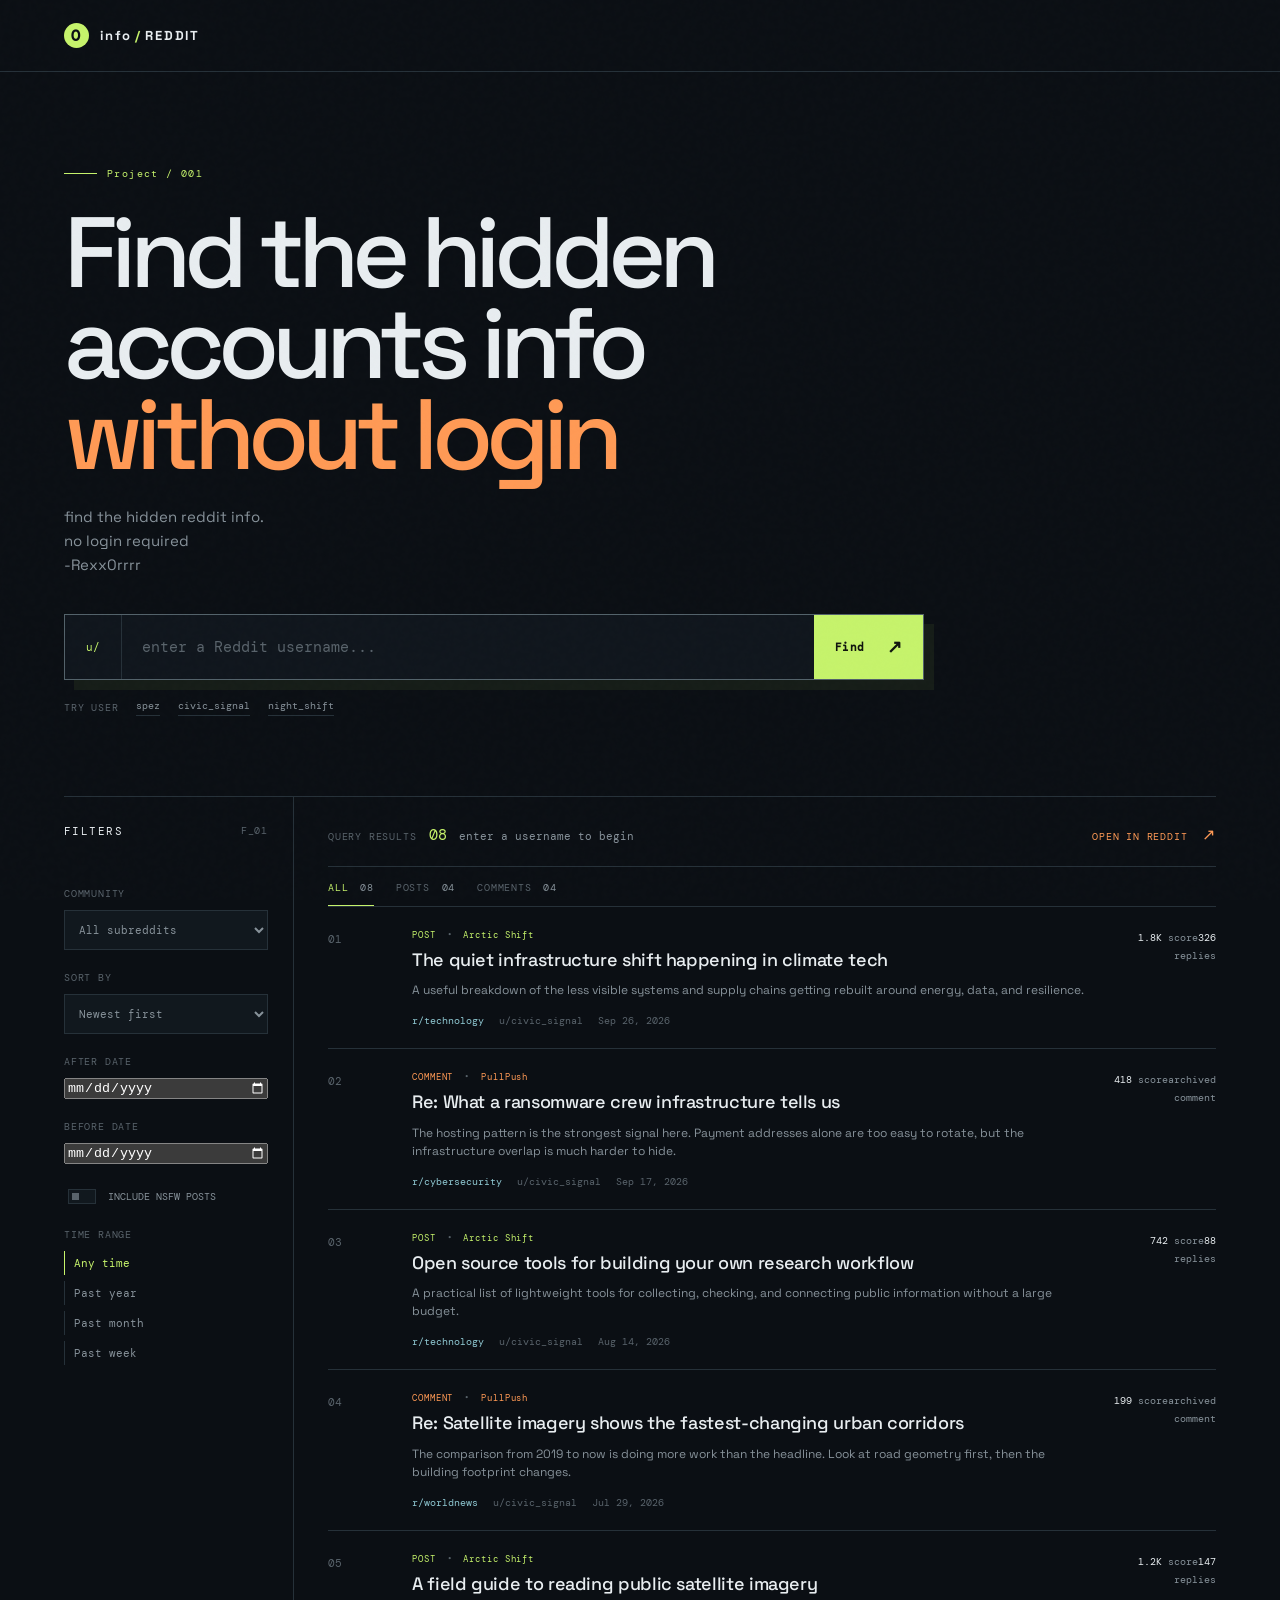
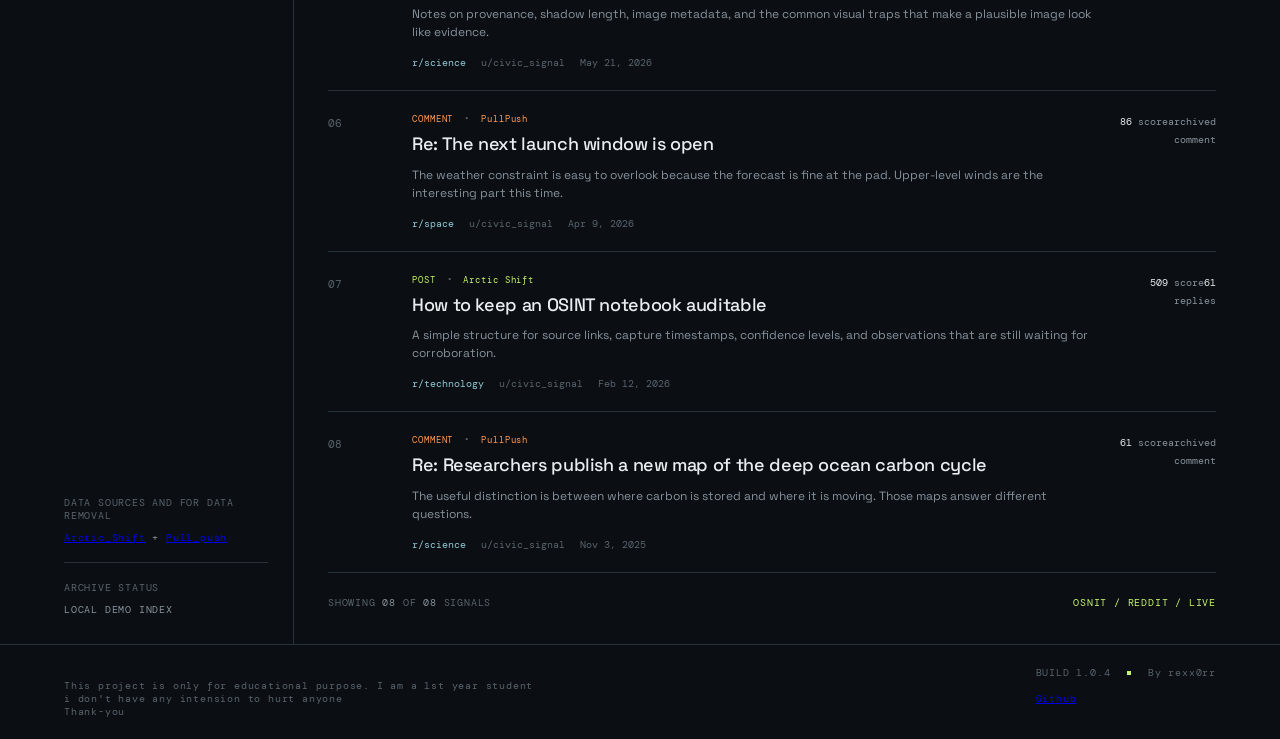
<file: index.html>
<!doctype html>
<html lang="en">
<head>
  <meta charset="UTF-8">
  <meta name="viewport" content="width=device-width, initial-scale=1.0">
  <meta name="theme-color" content="#0b0f14">
  <title>OSNIT </title>
  <link rel="preconnect" href="https://fonts.googleapis.com">
  <link rel="preconnect" href="https://fonts.gstatic.com" crossorigin>
  <link href="https://fonts.googleapis.com/css2?family=DM+Mono:wght@400;500&family=Space+Grotesk:wght@400;500;600;700&display=swap" rel="stylesheet">
  <link rel="stylesheet" href="r1dit.css">
</head>
<body>
  <div class="noise"></div>
  <header class="topbar">
    <a class="brand" href="#top" aria-label="OSNIT home">
      <span class="brand-mark">O</span>
      <span>info<span class="brand-slash">/</span>REDDIT</span>
    </a>
    
  </header>

  <main id="top">
    <section class="hero">
      <div class="eyebrow"><span class="eyebrow-line"></span> Project / 001</div>
      <h1>Find the hidden accounts info<br><em>without login</em></h1>
      <p class="hero-copy">find the hidden reddit info.<br>no login required<br>-Rexx0rrrr</p>
      <form class="search-shell" id="searchForm">
        <span class="search-prefix">u/</span>
        <input id="searchInput" type="search" autocomplete="off" placeholder="enter a Reddit username..." aria-label="Search Reddit username">
        <button type="submit" class="search-button"><span>Find</span><span class="button-arrow">↗</span></button>
      </form>
      <div class="search-hints"><span>TRY USER</span><button type="button" data-query="spez">spez</button><button type="button" data-query="civic_signal">civic_signal</button><button type="button" data-query="night_shift">night_shift</button></div>
    </section>

    <section class="workspace" aria-label="Search results workspace">
      <aside class="sidebar">
        <div class="panel-heading"><span>FILTERS</span><span class="mono-label">F_01</span></div>
        <label class="filter-label" for="subredditFilter">COMMUNITY</label>
        <select id="subredditFilter">
          <option value="all">All subreddits</option>
          <option value="technology">r/technology</option>
          <option value="worldnews">r/worldnews</option>
          <option value="science">r/science</option>
          <option value="space">r/space</option>
          <option value="cybersecurity">r/cybersecurity</option>
        </select>
        <label class="filter-label" for="sortFilter">SORT BY</label>
        <select id="sortFilter">
          <option value="newest">Newest first</option>
          <option value="oldest">Oldest first</option>
          <option value="engagement">Most engagement</option>
        </select>
        <label class="filter-label" for="afterDate">AFTER DATE</label>
        <input class="date-input" id="afterDate" type="date">
        <label class="filter-label" for="beforeDate">BEFORE DATE</label>
        <input class="date-input" id="beforeDate" type="date">
        <label class="toggle-row" for="includeNsfw"><input id="includeNsfw" type="checkbox"><span>INCLUDE NSFW POSTS</span></label>
        <div class="filter-block">
          <div class="filter-label">TIME RANGE</div>
          <div class="range-options" id="rangeOptions">
            <button class="range-option active" data-range="all">Any time</button>
            <button class="range-option" data-range="year">Past year</button>
            <button class="range-option" data-range="month">Past month</button>
            <button class="range-option" data-range="week">Past week</button>
          </div>
        </div>
        <div class="sidebar-foot"><span>DATA SOURCES AND FOR DATA REMOVAL</span><strong><a href="https://github.com/ArthurHeitmann/arctic_shift">Arctic_Shift</a> + <a href="https://pullpush.io/">Pull_push</a></strong><span class="foot-rule"></span><span>ARCHIVE STATUS</span><strong id="archiveStatus">LOCAL DEMO INDEX</strong></div>
      </aside>

      <div class="results-area">
        <div class="results-toolbar">
          <div><span class="toolbar-label">QUERY RESULTS</span><strong id="resultCount">08</strong><span class="result-query" id="resultQuery">enter a username to begin</span></div>
          <a class="reddit-link" id="redditLink" href="https://www.reddit.com/search/" target="_blank" rel="noreferrer">OPEN IN REDDIT <span>↗</span></a>
        </div>
        <div class="result-tabs" role="tablist" aria-label="Result type"><button class="result-tab active" data-tab="all" role="tab">ALL <span id="allTabCount">08</span></button><button class="result-tab" data-tab="post" role="tab">POSTS <span id="postTabCount">04</span></button><button class="result-tab" data-tab="comment" role="tab">COMMENTS <span id="commentTabCount">04</span></button></div>
        <div class="results-list" id="resultsList"></div>
        <div class="empty-state" id="emptyState" hidden><div class="empty-icon">//</div><h2>No matching signals</h2><p>Try a wider query or reset the community filter.</p><button id="resetButton">RESET SEARCH</button></div>
        <div class="pagination"><span>SHOWING <strong id="showingCount">06</strong> OF <strong id="totalCount">06</strong> SIGNALS</span><span class="pagination-mark">OSNIT / REDDIT / LIVE</span></div>
      </div>
    </section>
  </main>
  
  <footer><span><br> This project is only for educational purpose. I am a 1st year student<br> i don't have any intension to hurt anyone<br>Thank-you</span><span>BUILD 1.0.4 <i></i> By rexx0rr <br> <br> <a href="https://github.com/rexxorr/reddit-0sn1t">Github</a> </span></footer>
  <script src="api.js"></script>
  <script src="reddit.js"></script>
</body>
</html>
</file>
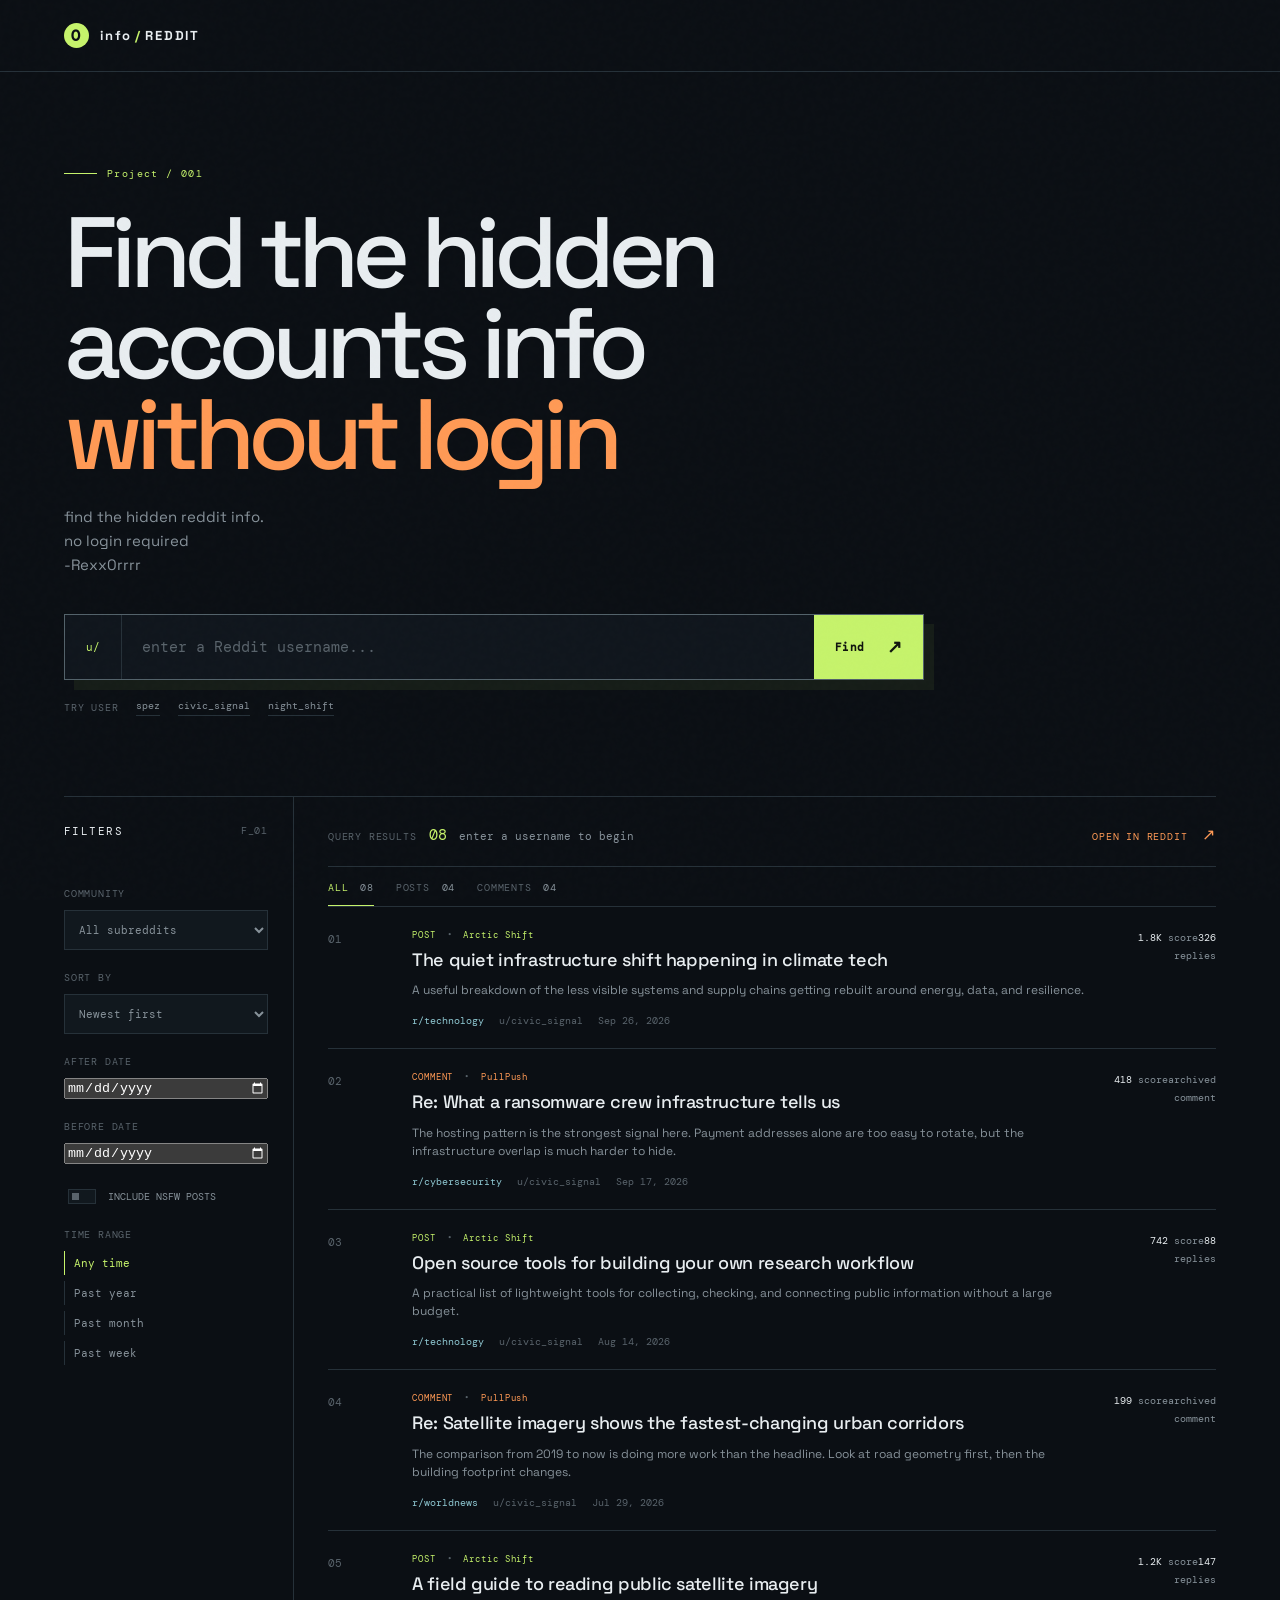
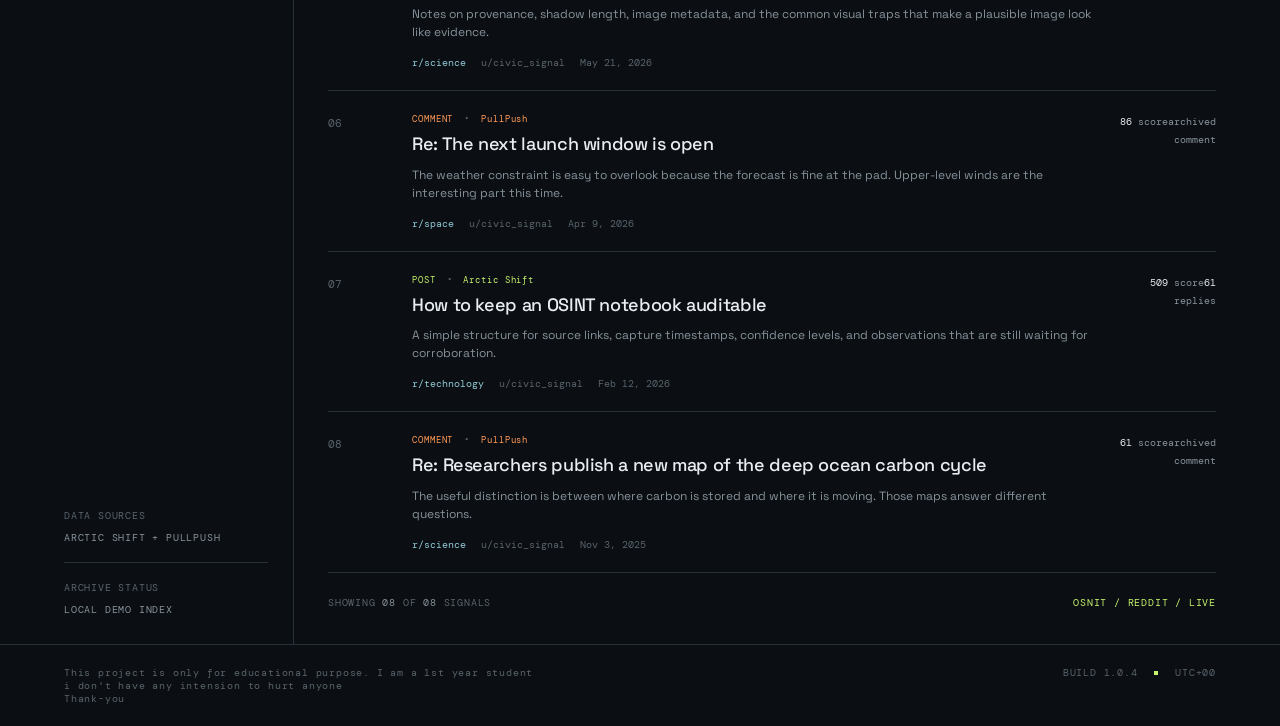
<file: osnitreddit.html>
<!doctype html>
<html lang="en">
<head>
  <meta charset="UTF-8">
  <meta name="viewport" content="width=device-width, initial-scale=1.0">
  <meta name="theme-color" content="#0b0f14">
  <title>OSNIT // Reddit Intelligence Search -Rexx0r</title>
  <link rel="preconnect" href="https://fonts.googleapis.com">
  <link rel="preconnect" href="https://fonts.gstatic.com" crossorigin>
  <link href="https://fonts.googleapis.com/css2?family=DM+Mono:wght@400;500&family=Space+Grotesk:wght@400;500;600;700&display=swap" rel="stylesheet">
  <link rel="stylesheet" href="r1dit.css">
</head>
<body>
  <div class="noise"></div>
  <header class="topbar">
    <a class="brand" href="#top" aria-label="OSNIT home">
      <span class="brand-mark">O</span>
      <span>info<span class="brand-slash">/</span>REDDIT</span>
    </a>
    
  </header>

  <main id="top">
    <section class="hero">
      <div class="eyebrow"><span class="eyebrow-line"></span> Project / 001</div>
      <h1>Find the hidden accounts info<br><em>without login</em></h1>
      <p class="hero-copy">find the hidden reddit info.<br>no login required<br>-Rexx0rrrr</p>
      <form class="search-shell" id="searchForm">
        <span class="search-prefix">u/</span>
        <input id="searchInput" type="search" autocomplete="off" placeholder="enter a Reddit username..." aria-label="Search Reddit username">
        <button type="submit" class="search-button"><span>Find</span><span class="button-arrow">↗</span></button>
      </form>
      <div class="search-hints"><span>TRY USER</span><button type="button" data-query="spez">spez</button><button type="button" data-query="civic_signal">civic_signal</button><button type="button" data-query="night_shift">night_shift</button></div>
    </section>

    <section class="workspace" aria-label="Search results workspace">
      <aside class="sidebar">
        <div class="panel-heading"><span>FILTERS</span><span class="mono-label">F_01</span></div>
        <label class="filter-label" for="subredditFilter">COMMUNITY</label>
        <select id="subredditFilter">
          <option value="all">All subreddits</option>
          <option value="technology">r/technology</option>
          <option value="worldnews">r/worldnews</option>
          <option value="science">r/science</option>
          <option value="space">r/space</option>
          <option value="cybersecurity">r/cybersecurity</option>
        </select>
        <label class="filter-label" for="sortFilter">SORT BY</label>
        <select id="sortFilter">
          <option value="newest">Newest first</option>
          <option value="oldest">Oldest first</option>
          <option value="engagement">Most engagement</option>
        </select>
        <label class="filter-label" for="afterDate">AFTER DATE</label>
        <input class="date-input" id="afterDate" type="date">
        <label class="filter-label" for="beforeDate">BEFORE DATE</label>
        <input class="date-input" id="beforeDate" type="date">
        <label class="toggle-row" for="includeNsfw"><input id="includeNsfw" type="checkbox"><span>INCLUDE NSFW POSTS</span></label>
        <div class="filter-block">
          <div class="filter-label">TIME RANGE</div>
          <div class="range-options" id="rangeOptions">
            <button class="range-option active" data-range="all">Any time</button>
            <button class="range-option" data-range="year">Past year</button>
            <button class="range-option" data-range="month">Past month</button>
            <button class="range-option" data-range="week">Past week</button>
          </div>
        </div>
        <div class="sidebar-foot"><span>DATA SOURCES</span><strong>ARCTIC SHIFT + PULLPUSH</strong><span class="foot-rule"></span><span>ARCHIVE STATUS</span><strong id="archiveStatus">LOCAL DEMO INDEX</strong></div>
      </aside>

      <div class="results-area">
        <div class="results-toolbar">
          <div><span class="toolbar-label">QUERY RESULTS</span><strong id="resultCount">08</strong><span class="result-query" id="resultQuery">enter a username to begin</span></div>
          <a class="reddit-link" id="redditLink" href="https://www.reddit.com/search/" target="_blank" rel="noreferrer">OPEN IN REDDIT <span>↗</span></a>
        </div>
        <div class="result-tabs" role="tablist" aria-label="Result type"><button class="result-tab active" data-tab="all" role="tab">ALL <span id="allTabCount">08</span></button><button class="result-tab" data-tab="post" role="tab">POSTS <span id="postTabCount">04</span></button><button class="result-tab" data-tab="comment" role="tab">COMMENTS <span id="commentTabCount">04</span></button></div>
        <div class="results-list" id="resultsList"></div>
        <div class="empty-state" id="emptyState" hidden><div class="empty-icon">//</div><h2>No matching signals</h2><p>Try a wider query or reset the community filter.</p><button id="resetButton">RESET SEARCH</button></div>
        <div class="pagination"><span>SHOWING <strong id="showingCount">06</strong> OF <strong id="totalCount">06</strong> SIGNALS</span><span class="pagination-mark">OSNIT / REDDIT / LIVE</span></div>
      </div>
    </section>
  </main>
  <footer><span>This project is only for educational purpose. I am a 1st year student<br> i don't have any intension to hurt anyone<br>Thank-you</span><span>BUILD 1.0.4 <i></i> UTC+00</span></footer>
  <script src="api.js"></script>
  <script src="reddit.js"></script>
</body>
</html>
</file>
<file: r1dit.css>
/* Core layout */
:root {
  --ink: #e8edf0;
  --muted: #87929a;
  --dim: #59636b;
  --line: #263139;
  --panel: #11181e;
  --panel-bright: #162128;
  --bg: #0b0f14;
  --lime: #c6f36b;
  --orange: #ff9a55;
  --blue: #8fc8d2;
  --mono: "DM Mono", monospace;
  --sans: "Space Grotesk", sans-serif;
}
* { box-sizing: border-box; }
html { scroll-behavior: smooth; }
body { margin: 0; background: var(--bg); color: var(--ink); font-family: var(--sans); min-width: 320px; }
body::before { content: ""; position: fixed; inset: 0; pointer-events: none; opacity: .24; background-image: linear-gradient(rgba(255,255,255,.025) 1px, transparent 1px), linear-gradient(90deg, rgba(255,255,255,.018) 1px, transparent 1px); background-size: 44px 44px; mask-image: linear-gradient(to bottom, black, transparent 84%); }
.noise { position: fixed; inset: 0; pointer-events: none; opacity: .035; z-index: 5; background-image: url("data:image/svg+xml,%3Csvg viewBox='0 0 180 180' xmlns='http://www.w3.org/2000/svg'%3E%3Cfilter id='n'%3E%3CfeTurbulence type='fractalNoise' baseFrequency='.8' numOctaves='3' stitchTiles='stitch'/%3E%3C/filter%3E%3Crect width='100%25' height='100%25' filter='url(%23n)' opacity='.45'/%3E%3C/svg%3E"); }
.topbar { height: 72px; border-bottom: 1px solid var(--line); display: flex; align-items: center; justify-content: space-between; padding: 0 clamp(20px, 5vw, 76px); position: relative; z-index: 2; }
.brand { color: var(--ink); text-decoration: none; letter-spacing: .14em; font-size: 13px; font-weight: 700; display: flex; align-items: center; gap: 11px; }
.brand-mark { display: grid; place-items: center; width: 25px; height: 25px; color: var(--bg); background: var(--lime); font-family: var(--mono); font-size: 15px; border-radius: 50%; }
.brand-slash { color: var(--lime); margin: 0 3px; }.system-status, .mono-label, .sidebar-foot, footer, .pagination, .search-hints, .toolbar-label, .filter-label { font-family: var(--mono); letter-spacing: .08em; font-size: 10px; }.system-status { color: var(--muted); }.status-dot { display: inline-block; width: 6px; height: 6px; border-radius: 50%; background: var(--lime); margin-right: 8px; box-shadow: 0 0 11px var(--lime); }.status-time { color: var(--dim); margin-left: 18px; }
main { max-width: 1400px; margin: auto; padding: 0 clamp(20px, 5vw, 76px); }.hero { padding: 95px 0 80px; position: relative; }.eyebrow { color: var(--lime); font: 10px var(--mono); letter-spacing: .14em; display: flex; align-items: center; gap: 10px; }.eyebrow-line { width: 33px; height: 1px; background: var(--lime); }.hero h1 { font-size: clamp(50px, 7.8vw, 108px); font-weight: 500; letter-spacing: -.07em; line-height: .91; margin: 28px 0 24px; max-width: 850px; }.hero h1 em { color: var(--orange); font-style: normal; }.hero-copy { color: var(--muted); max-width: 420px; font-size: 15px; line-height: 1.6; margin-bottom: 37px; }
.search-shell { max-width: 860px; min-height: 66px; border: 1px solid #53626a; display: flex; align-items: stretch; background: rgba(17,24,30,.9); box-shadow: 10px 10px 0 rgba(198,243,107,.06); }.search-prefix { color: var(--lime); font: 11px var(--mono); display: flex; align-items: center; padding: 0 21px; border-right: 1px solid var(--line); }.search-shell input { min-width: 0; flex: 1; background: transparent; border: 0; color: var(--ink); font: 15px var(--mono); outline: 0; padding: 0 20px; }.search-shell input::placeholder { color: var(--dim); }.search-button { cursor: pointer; border: 0; background: var(--lime); color: #10150e; font: 600 11px var(--mono); padding: 0 21px; letter-spacing: .04em; display: flex; align-items: center; gap: 22px; transition: background .2s, transform .2s; }.search-button:hover { background: #dcff92; transform: translate(2px, -2px); }.button-arrow { font-size: 18px; }.search-hints { display: flex; gap: 18px; align-items: center; color: var(--dim); margin-top: 19px; }.search-hints button { background: none; border: 0; color: var(--muted); font: 10px var(--mono); border-bottom: 1px solid var(--line); padding: 0 0 3px; cursor: pointer; }.search-hints button:hover { color: var(--lime); border-color: var(--lime); }
.workspace { border-top: 1px solid var(--line); display: grid; grid-template-columns: 230px 1fr; min-height: 530px; }.sidebar { border-right: 1px solid var(--line); padding: 27px 25px 28px 0; display: flex; flex-direction: column; }.panel-heading, .results-toolbar { display: flex; justify-content: space-between; align-items: center; }.panel-heading { color: var(--ink); font: 11px var(--mono); letter-spacing: .13em; padding-bottom: 28px; }.mono-label { color: var(--dim); }.filter-label { color: var(--dim); display: block; margin: 21px 0 10px; }.sidebar select { width: 100%; background: var(--panel); border: 1px solid var(--line); color: var(--muted); padding: 11px 10px; font: 11px var(--mono); outline: 0; }.sidebar select:focus { border-color: var(--lime); }.range-options { display: grid; gap: 6px; }.range-option { text-align: left; color: var(--muted); background: transparent; border: 0; border-left: 1px solid var(--line); padding: 5px 9px; cursor: pointer; font: 11px var(--mono); }.range-option:hover, .range-option.active { color: var(--lime); border-color: var(--lime); }.sidebar-foot { color: var(--dim); margin-top: auto; display: grid; gap: 9px; line-height: 1.3; }.sidebar-foot strong { color: var(--muted); font-size: 10px; font-weight: 400; }.foot-rule { height: 1px; background: var(--line); margin: 9px 0; }
.results-area { padding: 27px 0 0 34px; min-width: 0; }.results-toolbar { padding-bottom: 21px; border-bottom: 1px solid var(--line); }.toolbar-label { color: var(--dim); margin-right: 13px; }.results-toolbar strong { color: var(--lime); font: 15px var(--mono); }.result-query { color: var(--muted); font: 11px var(--mono); margin-left: 12px; }.reddit-link { color: var(--orange); text-decoration: none; font: 10px var(--mono); letter-spacing: .08em; }.reddit-link span { font-size: 16px; margin-left: 8px; }.result-card { border-bottom: 1px solid var(--line); padding: 22px 0 21px; display: grid; grid-template-columns: 64px 1fr 105px; gap: 20px; animation: reveal .45s both; }.result-index { color: var(--dim); font: 11px var(--mono); padding-top: 3px; }.result-main h2 { margin: 0 0 10px; color: var(--ink); font-size: 18px; font-weight: 500; letter-spacing: -.02em; line-height: 1.25; }.result-main h2 a { color: inherit; text-decoration: none; }.result-main h2 a:hover { color: var(--lime); }.result-excerpt { color: var(--muted); font-size: 12px; line-height: 1.5; max-width: 690px; margin: 0 0 15px; }.result-meta { display: flex; flex-wrap: wrap; gap: 15px; font: 10px var(--mono); color: var(--dim); }.subreddit { color: var(--blue); }.result-stats { color: var(--muted); font: 10px var(--mono); text-align: right; line-height: 1.8; }.result-stats strong { color: var(--ink); font-weight: 400; }.empty-state { text-align: center; padding: 80px 20px; }.empty-icon { color: var(--orange); font: 30px var(--mono); }.empty-state h2 { font-size: 22px; font-weight: 500; }.empty-state p { color: var(--muted); font: 12px var(--mono); }.empty-state button { color: var(--lime); background: transparent; border: 1px solid var(--lime); padding: 11px 16px; font: 10px var(--mono); cursor: pointer; margin-top: 12px; }.pagination { color: var(--dim); display: flex; justify-content: space-between; padding: 23px 0 35px; }.pagination strong { color: var(--muted); font-weight: 400; }.pagination-mark { color: var(--lime); }footer { border-top: 1px solid var(--line); max-width: 1400px; margin: auto; padding: 21px clamp(20px, 5vw, 76px); display: flex; justify-content: space-between; color: var(--dim); }footer i { display: inline-block; width: 4px; height: 4px; background: var(--lime); margin: 0 10px; vertical-align: middle; }
@keyframes reveal { from { opacity: 0; transform: translateY(8px); } to { opacity: 1; transform: translateY(0); } }
@media (max-width: 760px) { .topbar { height: 62px; }.live-context { margin-left: auto; margin-right: 15px; gap: 6px; }.live-context #weather, .context-divider { display: none; }.hero { padding: 65px 0 58px; }.hero h1 { font-size: clamp(49px, 15vw, 80px); }.search-shell { display: block; }.search-prefix { height: 38px; border-right: 0; border-bottom: 1px solid var(--line); padding: 0 15px; }.search-shell input { width: 100%; height: 52px; padding: 0 15px; }.search-button { width: 100%; justify-content: space-between; padding: 0 15px; height: 48px; }.search-hints { gap: 11px; flex-wrap: wrap; }.workspace { grid-template-columns: 1fr; }.sidebar { border-right: 0; border-bottom: 1px solid var(--line); padding: 23px 0; display: grid; grid-template-columns: 1fr 1fr; column-gap: 14px; }.panel-heading, .sidebar-foot, .filter-block { grid-column: 1 / -1; }.panel-heading { padding-bottom: 4px; }.sidebar-foot { margin-top: 25px; }.results-area { padding: 24px 0 0; }.results-toolbar { align-items: flex-start; gap: 14px; }.result-query { display: block; margin: 7px 0 0; }.reddit-link { white-space: nowrap; }.result-card { grid-template-columns: 35px 1fr; gap: 10px; }.result-stats { grid-column: 2; text-align: left; display: flex; gap: 15px; line-height: 1; }.result-main h2 { font-size: 16px; }.pagination { gap: 15px; flex-wrap: wrap; }footer { gap: 12px; flex-direction: column; line-height: 1.5; } }
.date-input { color-scheme: dark; }
.result-tabs { display: flex; gap: 22px; border-bottom: 1px solid var(--line); }
.result-tab { color: var(--dim); background: transparent; border: 0; border-bottom: 1px solid transparent; padding: 14px 0 11px; cursor: pointer; font: 10px var(--mono); letter-spacing: .08em; }
.result-tab span { color: var(--muted); margin-left: 5px; }
.result-tab:hover, .result-tab.active { color: var(--lime); border-color: var(--lime); }
.record-type { color: var(--lime); font: 9px var(--mono); letter-spacing: .1em; margin-bottom: 8px; }
.record-type.comment { color: var(--orange); }
.record-type span { color: var(--dim); margin: 0 5px; }
.toggle-row { display: flex; align-items: center; gap: 9px; color: var(--muted); cursor: pointer; font: 10px var(--mono); margin-top: 22px; }
.toggle-row input { appearance: none; width: 28px; height: 15px; border: 1px solid var(--line); background: var(--panel); cursor: pointer; position: relative; }
.toggle-row input::after { content: ""; width: 7px; height: 7px; background: var(--dim); position: absolute; top: 3px; left: 3px; transition: transform .2s, background .2s; }
.toggle-row input:checked { border-color: var(--lime); }
.toggle-row input:checked::after { background: var(--lime); transform: translateX(13px); }
.signal-line { display: flex; align-items: center; gap: 8px; color: var(--dim); font: 10px var(--mono); letter-spacing: .1em; margin: -19px 0 25px; min-height: 16px; }
.signal-pulse { width: 5px; height: 5px; border-radius: 50%; background: var(--lime); box-shadow: 0 0 0 0 rgba(198,243,107,.5); animation: signal-pulse 2s infinite; }
.signal-caret { color: var(--lime); animation: caret-blink 1s steps(2, start) infinite; }
.activity-swap { animation: activity-swap .35s ease both; }
@keyframes signal-pulse { 0%, 100% { box-shadow: 0 0 0 0 rgba(198,243,107,.45); } 50% { box-shadow: 0 0 0 5px rgba(198,243,107,0); } }
@keyframes caret-blink { 50% { opacity: 0; } }
@keyframes activity-swap { from { opacity: .25; transform: translateY(3px); } to { opacity: 1; transform: translateY(0); } }
@media (prefers-reduced-motion: reduce) { .signal-pulse, .signal-caret, .activity-swap { animation: none; } }
</file>
